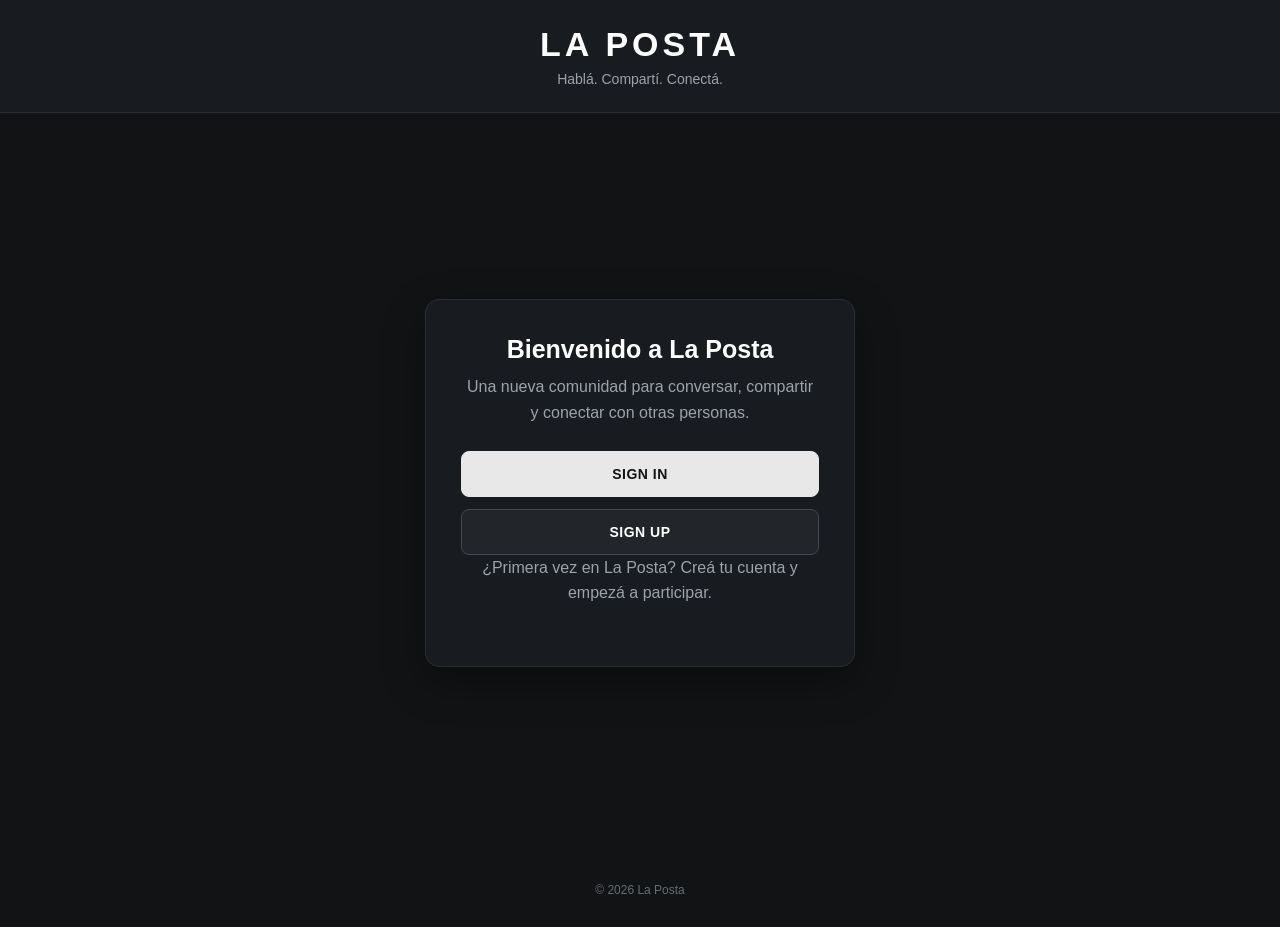
<file: index.html>
<!DOCTYPE html>
<html lang="es">

<head>
    <meta charset="UTF-8">
    <meta name="viewport" content="width=device-width, initial-scale=1.0">

    <title>La Posta</title>

    <link rel="stylesheet" href="style.css">
</head>

<body>

    <header class="welcome-header">
        <h1>LA POSTA</h1>
        <p>Hablá. Compartí. Conectá.</p>
    </header>


    <main class="welcome">

        <section class="welcome-card">

            <h2>Bienvenido a La Posta</h2>

            <p>
                Una nueva comunidad para conversar,
                compartir y conectar con otras personas.
            </p>


            <div class="welcome-buttons">

                <a href="login.html" class="button primary">
                    SIGN IN
                </a>

                <a href="registro.html" class="button secondary">
                    SIGN UP
                </a>

            </div>


            <p class="welcome-info">
                ¿Primera vez en La Posta?
                Creá tu cuenta y empezá a participar.
            </p>

        </section>

    </main>


    <footer>
        <p>© 2026 La Posta</p>
    </footer>

</body>

</html>
</file>
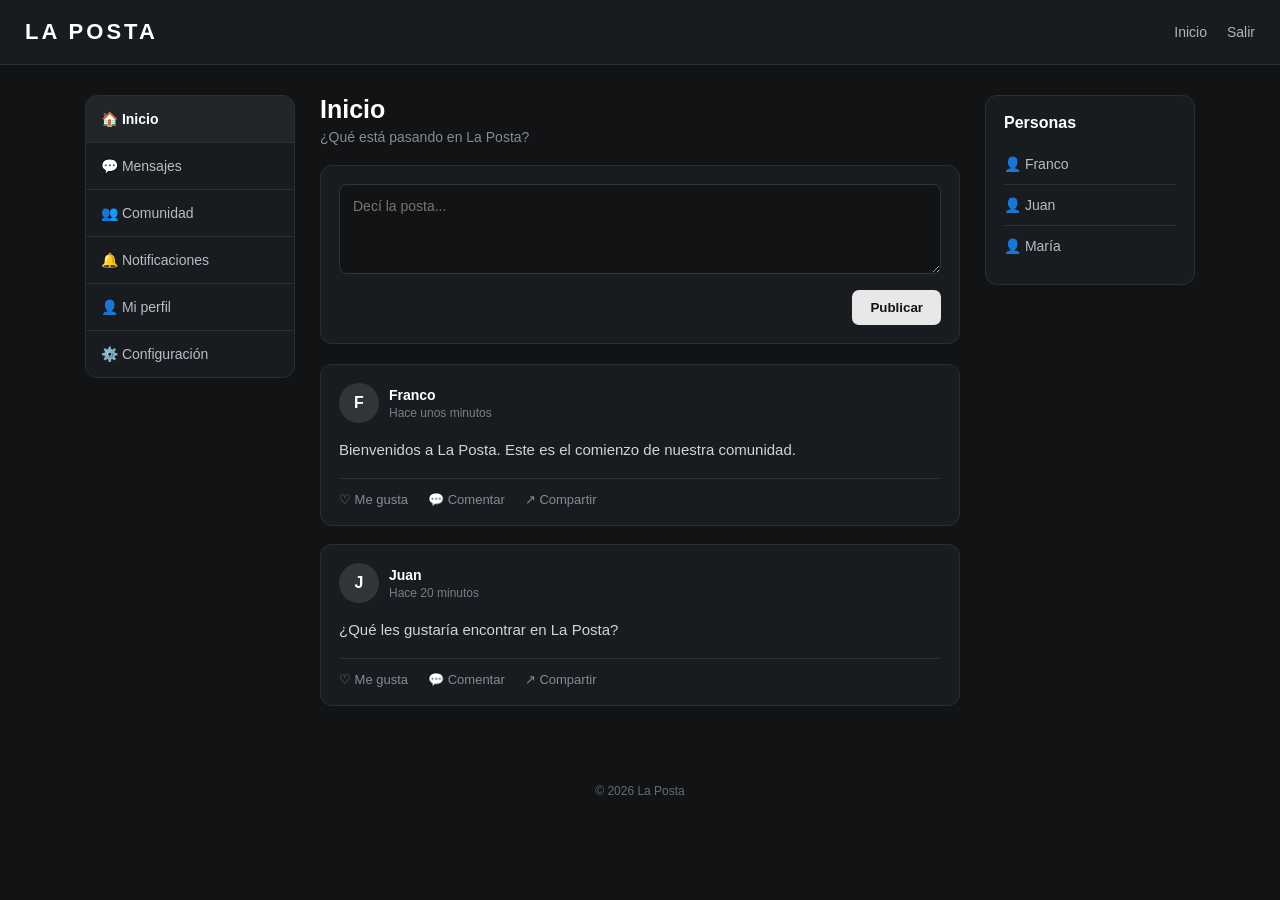
<file: inicio.html>
<!DOCTYPE html>
<html lang="es">

<head>
    <meta charset="UTF-8">
    <meta name="viewport" content="width=device-width, initial-scale=1.0">

    <title>Inicio - La Posta</title>

    <link rel="stylesheet" href="style.css">
</head>

<body>

    <!-- ENCABEZADO -->

    <header class="app-header">

        <div class="app-logo">
            LA POSTA
        </div>

        <nav class="top-menu">
            <a href="inicio.html">Inicio</a>
            <a href="login.html">Salir</a>
        </nav>

    </header>


    <!-- CONTENIDO PRINCIPAL -->

    <main class="app-container">


        <!-- MENÚ LATERAL -->

        <aside class="sidebar">

            <nav class="side-menu">

                <a href="inicio.html" class="active">
                    🏠 Inicio
                </a>

                <a href="#">
                    💬 Mensajes
                </a>

                <a href="#">
                    👥 Comunidad
                </a>

                <a href="#">
                    🔔 Notificaciones
                </a>

                <a href="#">
                    👤 Mi perfil
                </a>

                <a href="#">
                    ⚙️ Configuración
                </a>

            </nav>

        </aside>


        <!-- FEED -->

        <section class="feed">

            <div class="feed-header">

                <h2>Inicio</h2>

                <p>
                    ¿Qué está pasando en La Posta?
                </p>

            </div>


            <!-- CAJA PARA PUBLICAR -->

            <div class="post-box">

                <textarea
                    placeholder="Decí la posta..."
                ></textarea>

                <div class="post-actions">

                    <button type="button">
                        Publicar
                    </button>

                </div>

            </div>


            <!-- PUBLICACIÓN 1 -->

            <article class="post">

                <div class="post-user">

                    <div class="avatar">
                        F
                    </div>

                    <div>

                        <strong>Franco</strong>

                        <span>
                            Hace unos minutos
                        </span>

                    </div>

                </div>


                <div class="post-content">

                    <p>
                        Bienvenidos a La Posta.
                        Este es el comienzo de nuestra comunidad.
                    </p>

                </div>


                <div class="post-actions-bottom">

                    <button type="button">
                        ♡ Me gusta
                    </button>

                    <button type="button">
                        💬 Comentar
                    </button>

                    <button type="button">
                        ↗ Compartir
                    </button>

                </div>

            </article>


            <!-- PUBLICACIÓN 2 -->

            <article class="post">

                <div class="post-user">

                    <div class="avatar">
                        J
                    </div>

                    <div>

                        <strong>Juan</strong>

                        <span>
                            Hace 20 minutos
                        </span>

                    </div>

                </div>


                <div class="post-content">

                    <p>
                        ¿Qué les gustaría encontrar
                        en La Posta?
                    </p>

                </div>


                <div class="post-actions-bottom">

                    <button type="button">
                        ♡ Me gusta
                    </button>

                    <button type="button">
                        💬 Comentar
                    </button>

                    <button type="button">
                        ↗ Compartir
                    </button>

                </div>

            </article>

        </section>


        <!-- PANEL DERECHO -->

        <aside class="right-sidebar">

            <div class="right-card">

                <h3>
                    Personas
                </h3>

                <div class="person">
                    👤 Franco
                </div>

                <div class="person">
                    👤 Juan
                </div>

                <div class="person">
                    👤 María
                </div>

            </div>

        </aside>

    </main>


    <!-- PIE -->

    <footer>

        <p>
            © 2026 La Posta
        </p>

    </footer>


</body>

</html>
</file>
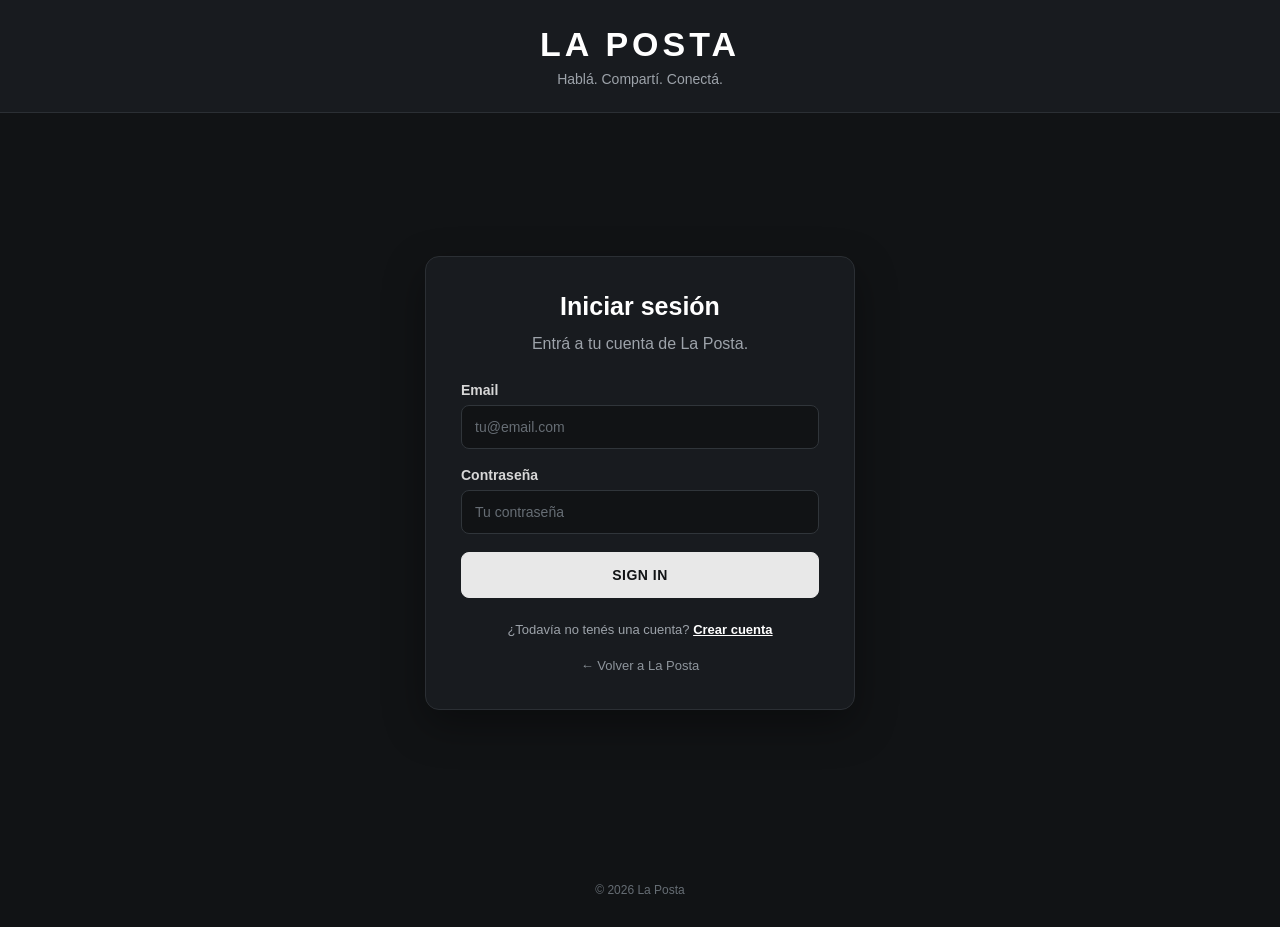
<file: login.html>
<!DOCTYPE html>
<html lang="es">

<head>
    <meta charset="UTF-8">
    <meta name="viewport" content="width=device-width, initial-scale=1.0">

    <title>Sign in - La Posta</title>

    <link rel="stylesheet" href="style.css">
</head>

<body>

    <header class="welcome-header">

        <h1>LA POSTA</h1>

        <p>Hablá. Compartí. Conectá.</p>

    </header>


    <main class="welcome">

        <section class="welcome-card">

            <h2>Iniciar sesión</h2>

            <p>
                Entrá a tu cuenta de La Posta.
            </p>


            <form>

                <div class="form-group">

                    <label for="email">
                        Email
                    </label>

                    <input
                        type="email"
                        id="email"
                        name="email"
                        placeholder="tu@email.com"
                        required
                    >

                </div>


                <div class="form-group">

                    <label for="password">
                        Contraseña
                    </label>

                    <input
                        type="password"
                        id="password"
                        name="password"
                        placeholder="Tu contraseña"
                        required
                    >

                </div>


                <button type="submit" class="button primary">
                    SIGN IN
                </button>

            </form>


            <p class="form-link">
                ¿Todavía no tenés una cuenta?
                <a href="registro.html">Crear cuenta</a>
            </p>


            <a href="index.html" class="back-link">
                ← Volver a La Posta
            </a>

        </section>

    </main>


    <footer>

        <p>© 2026 La Posta</p>

    </footer>

</body>

</html>
</file>
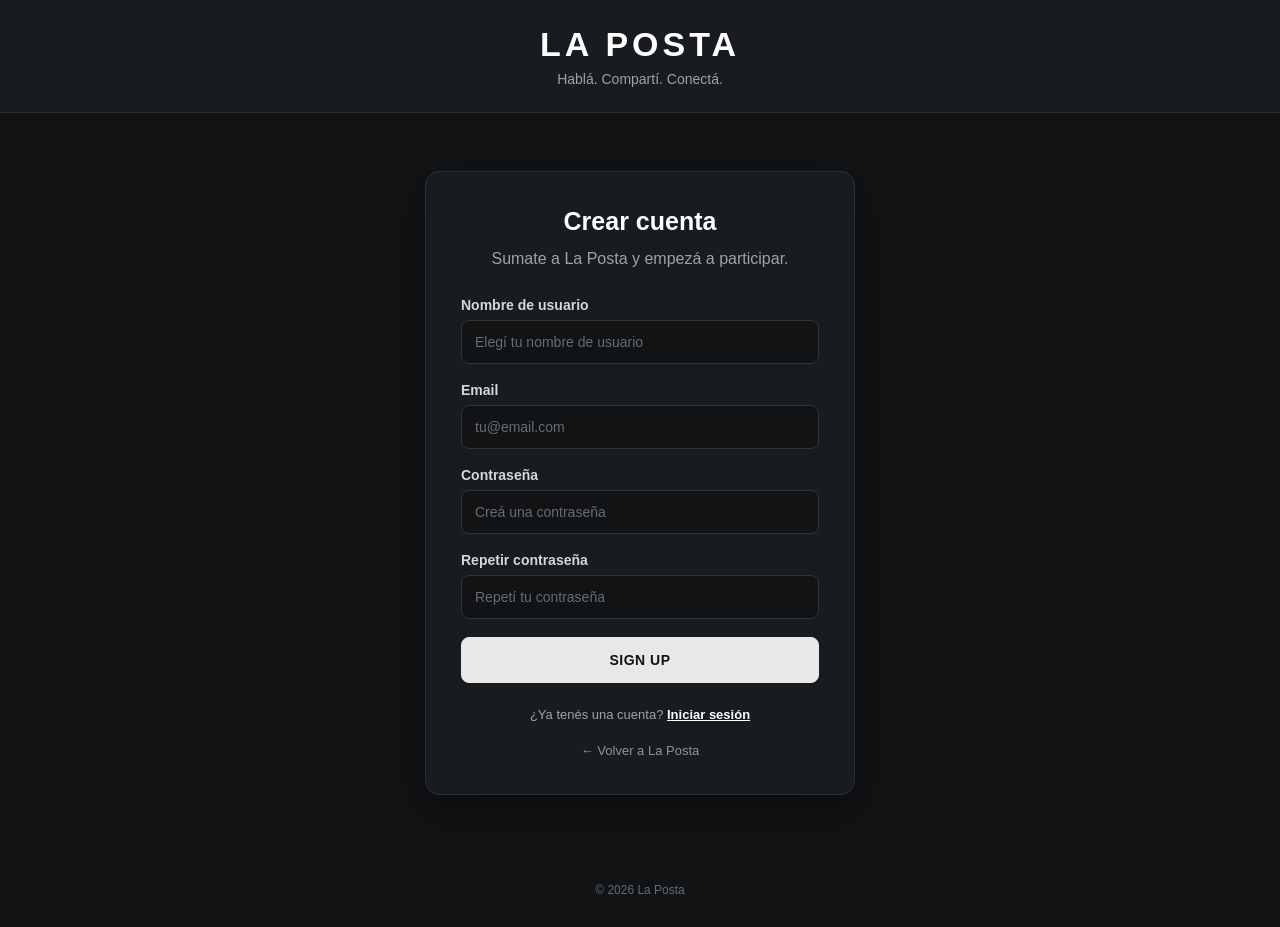
<file: singup.html>
<!DOCTYPE html>
<html lang="es">

<head>
    <meta charset="UTF-8">
    <meta name="viewport" content="width=device-width, initial-scale=1.0">

    <title>Sign up - La Posta</title>

    <link rel="stylesheet" href="style.css">
</head>

<body>

    <header class="welcome-header">

        <h1>LA POSTA</h1>

        <p>Hablá. Compartí. Conectá.</p>

    </header>


    <main class="welcome">

        <section class="welcome-card">

            <h2>Crear cuenta</h2>

            <p>
                Sumate a La Posta y empezá a participar.
            </p>


            <form>

                <div class="form-group">

                    <label for="username">
                        Nombre de usuario
                    </label>

                    <input
                        type="text"
                        id="username"
                        name="username"
                        placeholder="Elegí tu nombre de usuario"
                        required
                    >

                </div>


                <div class="form-group">

                    <label for="email">
                        Email
                    </label>

                    <input
                        type="email"
                        id="email"
                        name="email"
                        placeholder="tu@email.com"
                        required
                    >

                </div>


                <div class="form-group">

                    <label for="password">
                        Contraseña
                    </label>

                    <input
                        type="password"
                        id="password"
                        name="password"
                        placeholder="Creá una contraseña"
                        required
                    >

                </div>


                <div class="form-group">

                    <label for="password-confirm">
                        Repetir contraseña
                    </label>

                    <input
                        type="password"
                        id="password-confirm"
                        name="password-confirm"
                        placeholder="Repetí tu contraseña"
                        required
                    >

                </div>


                <button type="submit" class="button primary">
                    SIGN UP
                </button>

            </form>


            <p class="form-link">
                ¿Ya tenés una cuenta?
                <a href="login.html">Iniciar sesión</a>
            </p>


            <a href="index.html" class="back-link">
                ← Volver a La Posta
            </a>

        </section>

    </main>


    <footer>

        <p>© 2026 La Posta</p>

    </footer>

</body>

</html>
</file>
<file: style.css>
/* ========================================
   LA POSTA
   Diseño principal
   ======================================== */


/* ---------- CONFIGURACIÓN GENERAL ---------- */

* {
    margin: 0;
    padding: 0;
    box-sizing: border-box;
}

body {
    font-family: Arial, Helvetica, sans-serif;
    background: #111315;
    color: #e8e8e8;
    min-height: 100vh;
}


/* ---------- PANTALLAS DE BIENVENIDA ---------- */

.welcome-header {
    width: 100%;
    background: #181b1f;
    border-bottom: 1px solid #2b2f34;
    padding: 25px 20px;
    text-align: center;
}

.welcome-header h1 {
    font-size: 34px;
    letter-spacing: 4px;
    font-weight: 800;
    color: #ffffff;
}

.welcome-header p {
    margin-top: 7px;
    font-size: 14px;
    color: #9da3aa;
}

.welcome {
    min-height: calc(100vh - 160px);
    display: flex;
    justify-content: center;
    align-items: center;
    padding: 30px 20px;
}

.welcome-card {
    width: 100%;
    max-width: 430px;
    background: #181b1f;
    border: 1px solid #2b2f34;
    border-radius: 14px;
    padding: 35px;
    box-shadow: 0 15px 40px rgba(0, 0, 0, 0.35);
    text-align: center;
}

.welcome-card h2 {
    font-size: 25px;
    color: #ffffff;
    margin-bottom: 10px;
}

.welcome-card > p {
    color: #9da3aa;
    line-height: 1.6;
    margin-bottom: 25px;
}


/* ---------- BOTONES DE ACCESO ---------- */

.welcome-buttons {
    display: flex;
    flex-direction: column;
    gap: 12px;
    margin-top: 25px;
}

.button {
    display: flex;
    align-items: center;
    justify-content: center;

    width: 100%;
    min-height: 46px;

    border-radius: 8px;
    padding: 12px 18px;

    font-size: 14px;
    font-weight: 700;
    letter-spacing: 0.5px;

    text-align: center;
    text-decoration: none;

    cursor: pointer;
    transition: 0.2s ease;
}

.button:hover {
    transform: translateY(-1px);
}

/* SIGN IN */

.button.primary {
    background: #e8e8e8;
    color: #111315;
    border: 1px solid #e8e8e8;
}

.button.primary:hover {
    background: #ffffff;
}

/* SIGN UP */

.button.secondary {
    background: #22262b;
    color: #ffffff;
    border: 1px solid #444a50;
}

.button.secondary:hover {
    background: #2b3036;
    border-color: #5a6169;
}
/* ---------- FORMULARIOS ---------- */

form {
    text-align: left;
}

.form-group {
    margin-bottom: 18px;
}

.form-group label {
    display: block;
    margin-bottom: 7px;
    color: #d7d7d7;
    font-size: 14px;
    font-weight: bold;
}

.form-group input {
    width: 100%;
    padding: 13px;
    background: #111315;
    border: 1px solid #30353a;
    border-radius: 8px;
    color: #ffffff;
    font-family: inherit;
    font-size: 14px;
    outline: none;
}

.form-group input:focus {
    border-color: #707780;
}

.form-group input::placeholder {
    color: #666d74;
}

form .button {
    margin-top: 5px;
}

.form-link {
    margin-top: 22px;
    margin-bottom: 15px !important;
    font-size: 13px;
}

.form-link a {
    color: #ffffff;
    font-weight: bold;
}

.back-link {
    display: inline-block;
    color: #8e959c;
    font-size: 13px;
    text-decoration: none;
}

.back-link:hover {
    color: #ffffff;
}


/* ---------- HEADER DE LA APLICACIÓN ---------- */

.app-header {
    width: 100%;
    height: 65px;
    background: #181b1f;
    border-bottom: 1px solid #2b2f34;
    display: flex;
    align-items: center;
    justify-content: space-between;
    padding: 0 25px;
    position: sticky;
    top: 0;
    z-index: 20;
}

.app-logo {
    font-size: 22px;
    font-weight: 800;
    letter-spacing: 3px;
    color: #ffffff;
}

.top-menu {
    display: flex;
    gap: 20px;
}

.top-menu a {
    color: #aeb4ba;
    font-size: 14px;
    text-decoration: none;
}

.top-menu a:hover {
    color: #ffffff;
}


/* ---------- ESTRUCTURA PRINCIPAL ---------- */

.app-container {
    width: 100%;
    max-width: 1150px;
    margin: auto;
    display: grid;
    grid-template-columns: 210px minmax(0, 650px) 210px;
    gap: 25px;
    padding: 30px 20px;
}


/* ---------- MENÚ LATERAL ---------- */

.sidebar {
    height: fit-content;
    position: sticky;
    top: 90px;
}

.side-menu {
    background: #181b1f;
    border: 1px solid #2b2f34;
    border-radius: 12px;
    overflow: hidden;
}

.side-menu a {
    display: block;
    padding: 15px;
    color: #b8bec4;
    text-decoration: none;
    border-bottom: 1px solid #2b2f34;
    font-size: 14px;
    transition: 0.2s ease;
}

.side-menu a:last-child {
    border-bottom: none;
}

.side-menu a:hover {
    background: #22262b;
    color: #ffffff;
}

.side-menu a.active {
    background: #22262b;
    color: #ffffff;
    font-weight: bold;
}


/* ---------- FEED ---------- */

.feed-header {
    margin-bottom: 20px;
}

.feed-header h2 {
    font-size: 25px;
    color: #ffffff;
}

.feed-header p {
    margin-top: 5px;
    color: #858c93;
    font-size: 14px;
}


/* ---------- CAJA DE PUBLICACIÓN ---------- */

.post-box {
    background: #181b1f;
    border: 1px solid #2b2f34;
    border-radius: 12px;
    padding: 18px;
    margin-bottom: 20px;
}

.post-box textarea {
    width: 100%;
    min-height: 90px;
    resize: vertical;
    background: #111315;
    border: 1px solid #30353a;
    border-radius: 8px;
    padding: 13px;
    color: #e8e8e8;
    font-family: inherit;
    font-size: 14px;
    outline: none;
}

.post-box textarea:focus {
    border-color: #707780;
}

.post-actions {
    display: flex;
    justify-content: flex-end;
    margin-top: 12px;
}

.post-actions button {
    border: none;
    border-radius: 7px;
    padding: 10px 18px;
    background: #e8e8e8;
    color: #111315;
    font-weight: bold;
    cursor: pointer;
}


/* ---------- PUBLICACIONES ---------- */

.post {
    background: #181b1f;
    border: 1px solid #2b2f34;
    border-radius: 12px;
    padding: 18px;
    margin-bottom: 18px;
}

.post-user {
    display: flex;
    align-items: center;
    gap: 10px;
    margin-bottom: 15px;
}

.avatar {
    width: 40px;
    height: 40px;
    border-radius: 50%;
    background: #30353a;
    display: flex;
    align-items: center;
    justify-content: center;
    font-weight: bold;
    color: #ffffff;
}

.post-user strong {
    display: block;
    color: #ffffff;
    font-size: 14px;
}

.post-user span {
    display: block;
    margin-top: 3px;
    color: #777e85;
    font-size: 12px;
}

.post-content p {
    color: #d1d4d7;
    line-height: 1.6;
    font-size: 15px;
}

.post-actions-bottom {
    display: flex;
    gap: 20px;
    margin-top: 16px;
    padding-top: 13px;
    border-top: 1px solid #2b2f34;
}

.post-actions-bottom button {
    border: none;
    background: transparent;
    color: #858c93;
    font-size: 13px;
    cursor: pointer;
    padding: 0;
}

.post-actions-bottom button:hover {
    color: #ffffff;
}


/* ---------- PANEL DERECHO ---------- */

.right-sidebar {
    height: fit-content;
    position: sticky;
    top: 90px;
}

.right-card {
    background: #181b1f;
    border: 1px solid #2b2f34;
    border-radius: 12px;
    padding: 18px;
}

.right-card h3 {
    font-size: 16px;
    color: #ffffff;
    margin-bottom: 12px;
}

.person {
    padding: 12px 0;
    color: #b8bec4;
    font-size: 14px;
    border-bottom: 1px solid #2b2f34;
}

.person:last-child {
    border-bottom: none;
}


/* ---------- PIE DE PÁGINA ---------- */

footer {
    text-align: center;
    padding: 30px 20px;
    color: #666d74;
    font-size: 12px;
}


/* ---------- CELULARES ---------- */

@media (max-width: 850px) {

    .app-container {
        grid-template-columns: 180px minmax(0, 1fr);
    }

    .right-sidebar {
        display: none;
    }
}


@media (max-width: 650px) {

    .app-header {
        padding: 0 15px;
    }

    .app-logo {
        font-size: 19px;
    }

    .top-menu {
        gap: 12px;
    }

    .app-container {
        display: block;
        padding: 20px 12px;
    }

    .sidebar {
        display: none;
    }

    .feed-header h2 {
        font-size: 22px;
    }

    .post-box,
    .post {
        border-radius: 10px;
        padding: 15px;
    }

    .post-actions-bottom {
        gap: 12px;
        flex-wrap: wrap;
    }

    .welcome {
        padding: 20px 15px;
    }

    .welcome-card {
        padding: 25px 20px;
    }

    .welcome-header h1 {
        font-size: 28px;
    }
}
</file>
